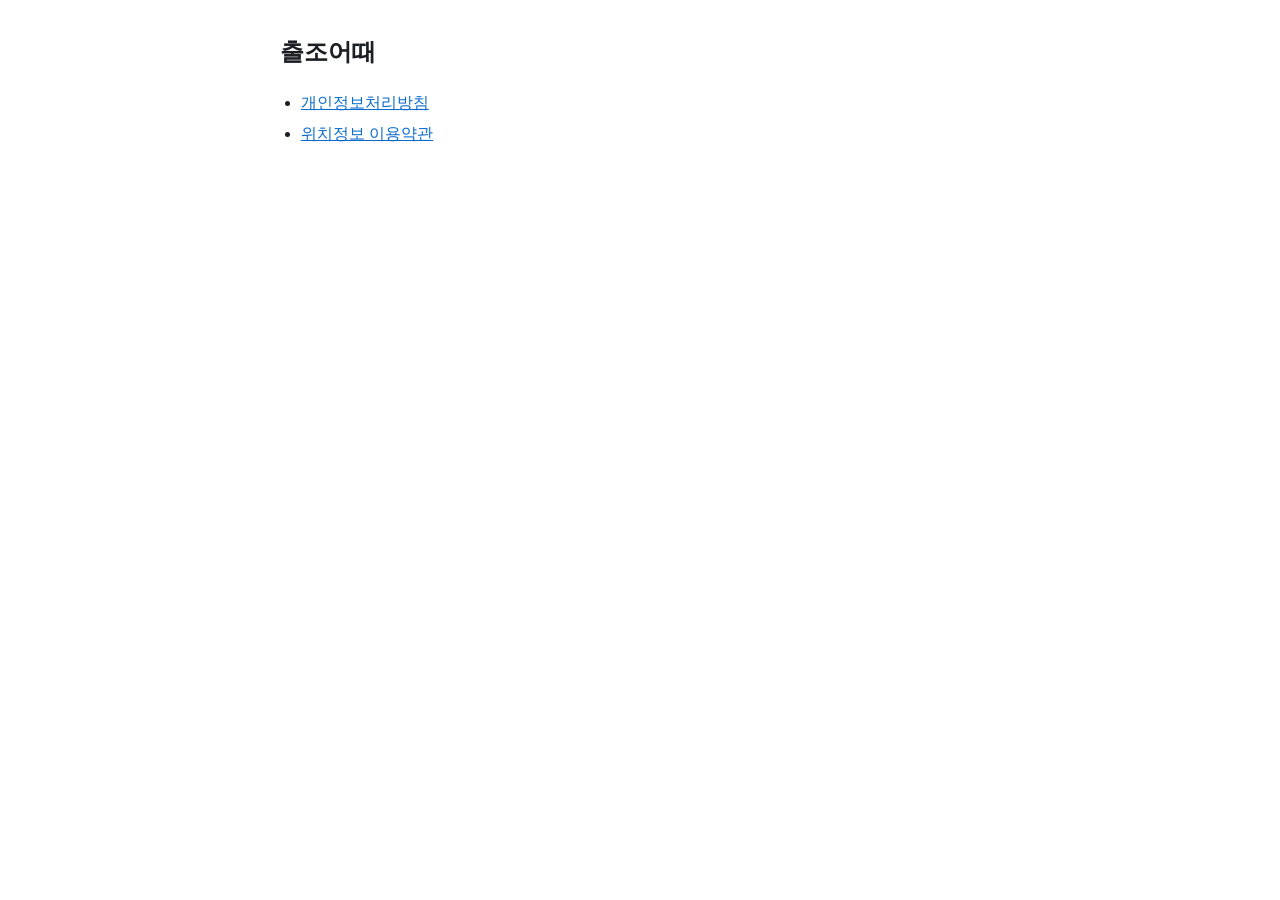
<file: index.html>
<!doctype html>
<html lang="ko">
<head><meta charset="utf-8"><meta name="viewport" content="width=device-width, initial-scale=1"><title>출조어때 약관·방침</title><link rel="stylesheet" href="policy.css"></head>
<body><main>
<h1>출조어때</h1>
<ul>
<li><a href="privacy.html">개인정보처리방침</a></li>
<li><a href="location.html">위치정보 이용약관</a></li>
</ul>
</main></body>
</html>
</file>
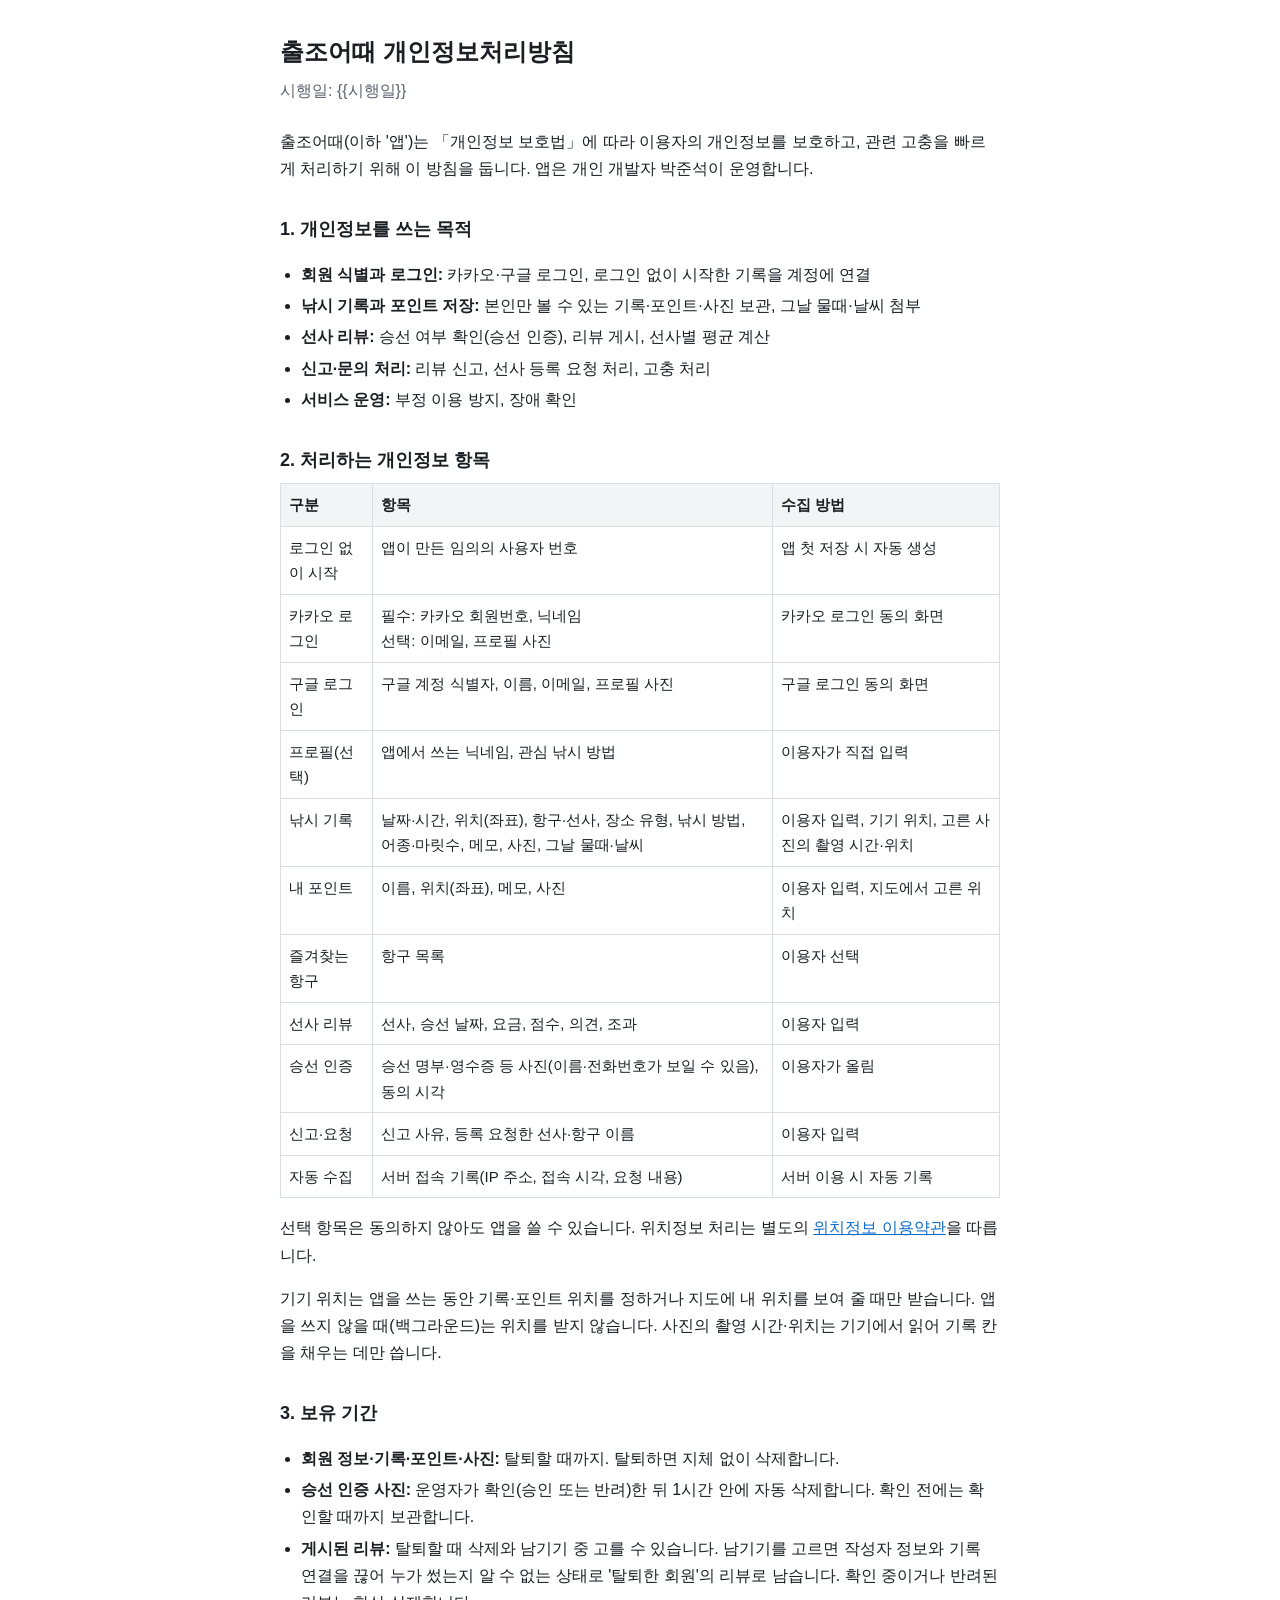
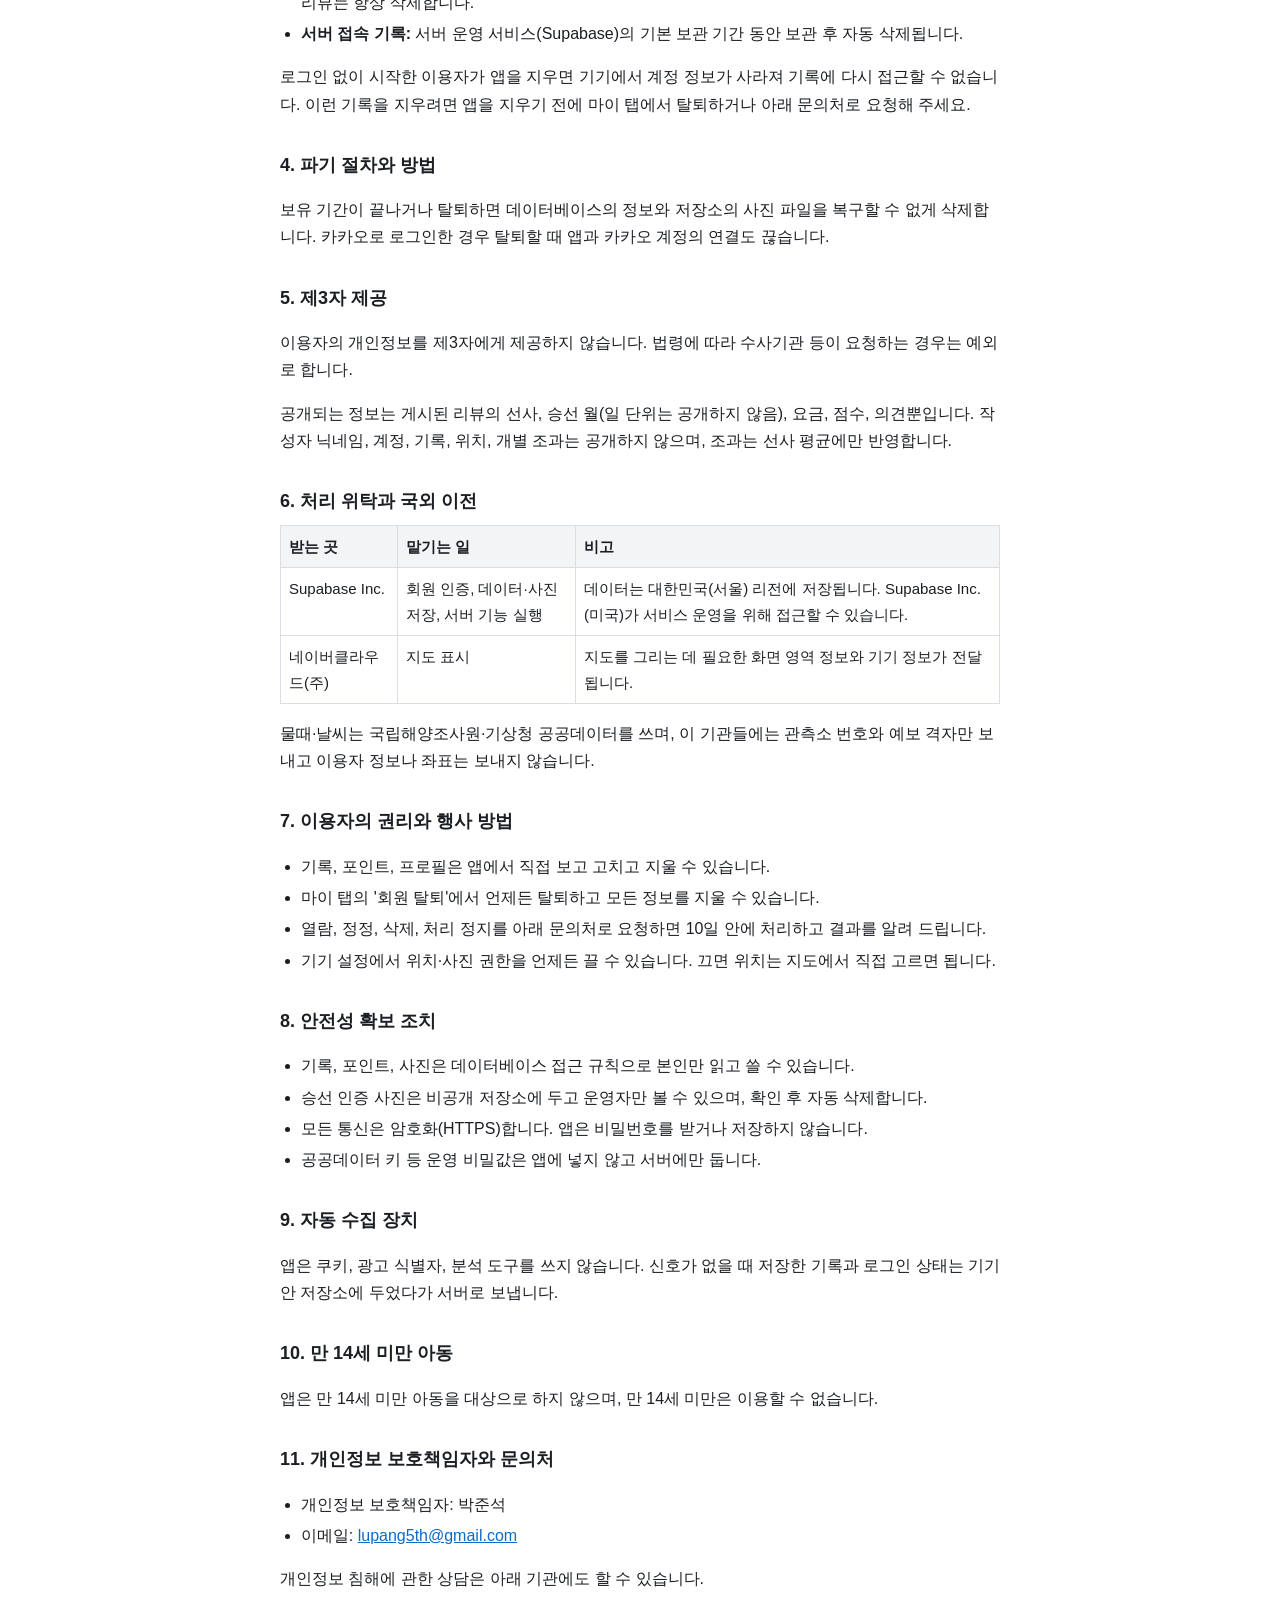
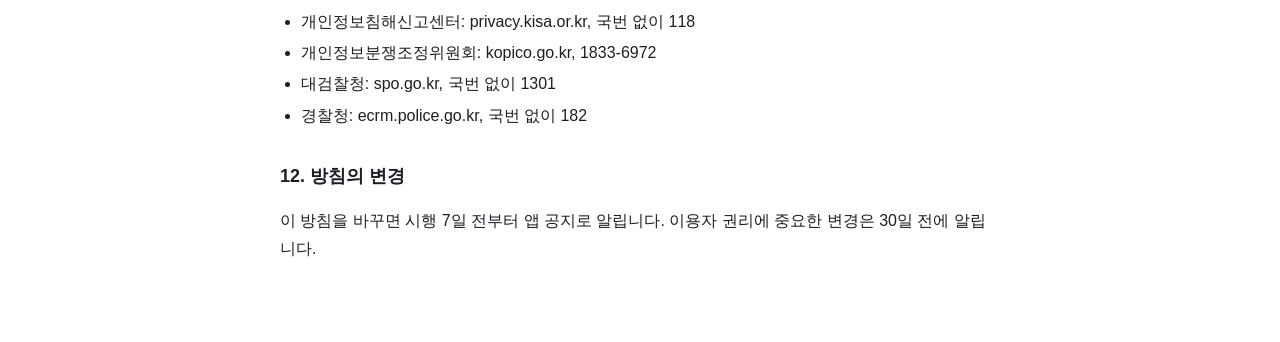
<file: privacy.html>
<!doctype html>
<html lang="ko">
<head>
<meta charset="utf-8">
<meta name="viewport" content="width=device-width, initial-scale=1">
<title>출조어때 개인정보처리방침</title>
<link rel="stylesheet" href="policy.css">
</head>
<body>
<main>
<h1>출조어때 개인정보처리방침</h1>
<p class="meta">시행일: {{시행일}}</p>

<p>출조어때(이하 '앱')는 「개인정보 보호법」에 따라 이용자의 개인정보를 보호하고, 관련 고충을 빠르게 처리하기 위해 이 방침을 둡니다. 앱은 개인 개발자 박준석이 운영합니다.</p>

<h2>1. 개인정보를 쓰는 목적</h2>
<ul>
<li><b>회원 식별과 로그인:</b> 카카오·구글 로그인, 로그인 없이 시작한 기록을 계정에 연결</li>
<li><b>낚시 기록과 포인트 저장:</b> 본인만 볼 수 있는 기록·포인트·사진 보관, 그날 물때·날씨 첨부</li>
<li><b>선사 리뷰:</b> 승선 여부 확인(승선 인증), 리뷰 게시, 선사별 평균 계산</li>
<li><b>신고·문의 처리:</b> 리뷰 신고, 선사 등록 요청 처리, 고충 처리</li>
<li><b>서비스 운영:</b> 부정 이용 방지, 장애 확인</li>
</ul>

<h2>2. 처리하는 개인정보 항목</h2>
<table>
<thead><tr><th>구분</th><th>항목</th><th>수집 방법</th></tr></thead>
<tbody>
<tr><td>로그인 없이 시작</td><td>앱이 만든 임의의 사용자 번호</td><td>앱 첫 저장 시 자동 생성</td></tr>
<tr><td>카카오 로그인</td><td>필수: 카카오 회원번호, 닉네임<br>선택: 이메일, 프로필 사진</td><td>카카오 로그인 동의 화면</td></tr>
<tr><td>구글 로그인</td><td>구글 계정 식별자, 이름, 이메일, 프로필 사진</td><td>구글 로그인 동의 화면</td></tr>
<tr><td>프로필(선택)</td><td>앱에서 쓰는 닉네임, 관심 낚시 방법</td><td>이용자가 직접 입력</td></tr>
<tr><td>낚시 기록</td><td>날짜·시간, 위치(좌표), 항구·선사, 장소 유형, 낚시 방법, 어종·마릿수, 메모, 사진, 그날 물때·날씨</td><td>이용자 입력, 기기 위치, 고른 사진의 촬영 시간·위치</td></tr>
<tr><td>내 포인트</td><td>이름, 위치(좌표), 메모, 사진</td><td>이용자 입력, 지도에서 고른 위치</td></tr>
<tr><td>즐겨찾는 항구</td><td>항구 목록</td><td>이용자 선택</td></tr>
<tr><td>선사 리뷰</td><td>선사, 승선 날짜, 요금, 점수, 의견, 조과</td><td>이용자 입력</td></tr>
<tr><td>승선 인증</td><td>승선 명부·영수증 등 사진(이름·전화번호가 보일 수 있음), 동의 시각</td><td>이용자가 올림</td></tr>
<tr><td>신고·요청</td><td>신고 사유, 등록 요청한 선사·항구 이름</td><td>이용자 입력</td></tr>
<tr><td>자동 수집</td><td>서버 접속 기록(IP 주소, 접속 시각, 요청 내용)</td><td>서버 이용 시 자동 기록</td></tr>
</tbody>
</table>
<p>선택 항목은 동의하지 않아도 앱을 쓸 수 있습니다. 위치정보 처리는 별도의 <a href="location.html">위치정보 이용약관</a>을 따릅니다.</p>
<p>기기 위치는 앱을 쓰는 동안 기록·포인트 위치를 정하거나 지도에 내 위치를 보여 줄 때만 받습니다. 앱을 쓰지 않을 때(백그라운드)는 위치를 받지 않습니다. 사진의 촬영 시간·위치는 기기에서 읽어 기록 칸을 채우는 데만 씁니다.</p>

<h2>3. 보유 기간</h2>
<ul>
<li><b>회원 정보·기록·포인트·사진:</b> 탈퇴할 때까지. 탈퇴하면 지체 없이 삭제합니다.</li>
<li><b>승선 인증 사진:</b> 운영자가 확인(승인 또는 반려)한 뒤 1시간 안에 자동 삭제합니다. 확인 전에는 확인할 때까지 보관합니다.</li>
<li><b>게시된 리뷰:</b> 탈퇴할 때 삭제와 남기기 중 고를 수 있습니다. 남기기를 고르면 작성자 정보와 기록 연결을 끊어 누가 썼는지 알 수 없는 상태로 '탈퇴한 회원'의 리뷰로 남습니다. 확인 중이거나 반려된 리뷰는 항상 삭제합니다.</li>
<li><b>서버 접속 기록:</b> 서버 운영 서비스(Supabase)의 기본 보관 기간 동안 보관 후 자동 삭제됩니다.</li>
</ul>
<p>로그인 없이 시작한 이용자가 앱을 지우면 기기에서 계정 정보가 사라져 기록에 다시 접근할 수 없습니다. 이런 기록을 지우려면 앱을 지우기 전에 마이 탭에서 탈퇴하거나 아래 문의처로 요청해 주세요.</p>

<h2>4. 파기 절차와 방법</h2>
<p>보유 기간이 끝나거나 탈퇴하면 데이터베이스의 정보와 저장소의 사진 파일을 복구할 수 없게 삭제합니다. 카카오로 로그인한 경우 탈퇴할 때 앱과 카카오 계정의 연결도 끊습니다.</p>

<h2>5. 제3자 제공</h2>
<p>이용자의 개인정보를 제3자에게 제공하지 않습니다. 법령에 따라 수사기관 등이 요청하는 경우는 예외로 합니다.</p>
<p>공개되는 정보는 게시된 리뷰의 선사, 승선 월(일 단위는 공개하지 않음), 요금, 점수, 의견뿐입니다. 작성자 닉네임, 계정, 기록, 위치, 개별 조과는 공개하지 않으며, 조과는 선사 평균에만 반영합니다.</p>

<h2>6. 처리 위탁과 국외 이전</h2>
<table>
<thead><tr><th>받는 곳</th><th>맡기는 일</th><th>비고</th></tr></thead>
<tbody>
<tr><td>Supabase Inc.</td><td>회원 인증, 데이터·사진 저장, 서버 기능 실행</td><td>데이터는 대한민국(서울) 리전에 저장됩니다. Supabase Inc.(미국)가 서비스 운영을 위해 접근할 수 있습니다.</td></tr>
<tr><td>네이버클라우드(주)</td><td>지도 표시</td><td>지도를 그리는 데 필요한 화면 영역 정보와 기기 정보가 전달됩니다.</td></tr>
</tbody>
</table>
<p>물때·날씨는 국립해양조사원·기상청 공공데이터를 쓰며, 이 기관들에는 관측소 번호와 예보 격자만 보내고 이용자 정보나 좌표는 보내지 않습니다.</p>

<h2>7. 이용자의 권리와 행사 방법</h2>
<ul>
<li>기록, 포인트, 프로필은 앱에서 직접 보고 고치고 지울 수 있습니다.</li>
<li>마이 탭의 '회원 탈퇴'에서 언제든 탈퇴하고 모든 정보를 지울 수 있습니다.</li>
<li>열람, 정정, 삭제, 처리 정지를 아래 문의처로 요청하면 10일 안에 처리하고 결과를 알려 드립니다.</li>
<li>기기 설정에서 위치·사진 권한을 언제든 끌 수 있습니다. 끄면 위치는 지도에서 직접 고르면 됩니다.</li>
</ul>

<h2>8. 안전성 확보 조치</h2>
<ul>
<li>기록, 포인트, 사진은 데이터베이스 접근 규칙으로 본인만 읽고 쓸 수 있습니다.</li>
<li>승선 인증 사진은 비공개 저장소에 두고 운영자만 볼 수 있으며, 확인 후 자동 삭제합니다.</li>
<li>모든 통신은 암호화(HTTPS)합니다. 앱은 비밀번호를 받거나 저장하지 않습니다.</li>
<li>공공데이터 키 등 운영 비밀값은 앱에 넣지 않고 서버에만 둡니다.</li>
</ul>

<h2>9. 자동 수집 장치</h2>
<p>앱은 쿠키, 광고 식별자, 분석 도구를 쓰지 않습니다. 신호가 없을 때 저장한 기록과 로그인 상태는 기기 안 저장소에 두었다가 서버로 보냅니다.</p>

<h2>10. 만 14세 미만 아동</h2>
<p>앱은 만 14세 미만 아동을 대상으로 하지 않으며, 만 14세 미만은 이용할 수 없습니다.</p>

<h2>11. 개인정보 보호책임자와 문의처</h2>
<ul>
<li>개인정보 보호책임자: 박준석</li>
<li>이메일: <a href="mailto:lupang5th@gmail.com">lupang5th@gmail.com</a></li>
</ul>
<p>개인정보 침해에 관한 상담은 아래 기관에도 할 수 있습니다.</p>
<ul>
<li>개인정보침해신고센터: privacy.kisa.or.kr, 국번 없이 118</li>
<li>개인정보분쟁조정위원회: kopico.go.kr, 1833-6972</li>
<li>대검찰청: spo.go.kr, 국번 없이 1301</li>
<li>경찰청: ecrm.police.go.kr, 국번 없이 182</li>
</ul>

<h2>12. 방침의 변경</h2>
<p>이 방침을 바꾸면 시행 7일 전부터 앱 공지로 알립니다. 이용자 권리에 중요한 변경은 30일 전에 알립니다.</p>
</main>
</body>
</html>
</file>
<file: policy.css>
:root { color-scheme: light dark; --ink: #1b1f24; --sub: #5b6470; --line: #d9dee4; --bg: #fff; --link: #0b6bcb; }
@media (prefers-color-scheme: dark) { :root { --ink: #e8ecf0; --sub: #a0a9b4; --line: #3a424c; --bg: #121417; --link: #6cb2ff; } }
body { margin: 0; background: var(--bg); color: var(--ink); font: 16px/1.7 -apple-system, "Noto Sans KR", "Malgun Gothic", sans-serif; }
main { max-width: 720px; margin: 0 auto; padding: 24px 20px 64px; }
h1 { font-size: 24px; margin: 8px 0 4px; }
h2 { font-size: 18px; margin: 32px 0 8px; }
.meta { color: var(--sub); margin: 0 0 24px; }
a { color: var(--link); }
ul, ol { padding-left: 1.3em; }
li { margin: 4px 0; }
table { width: 100%; border-collapse: collapse; font-size: 15px; margin: 8px 0; }
th, td { border: 1px solid var(--line); padding: 8px; text-align: left; vertical-align: top; }
th { background: color-mix(in srgb, var(--line) 35%, transparent); }
</file>
